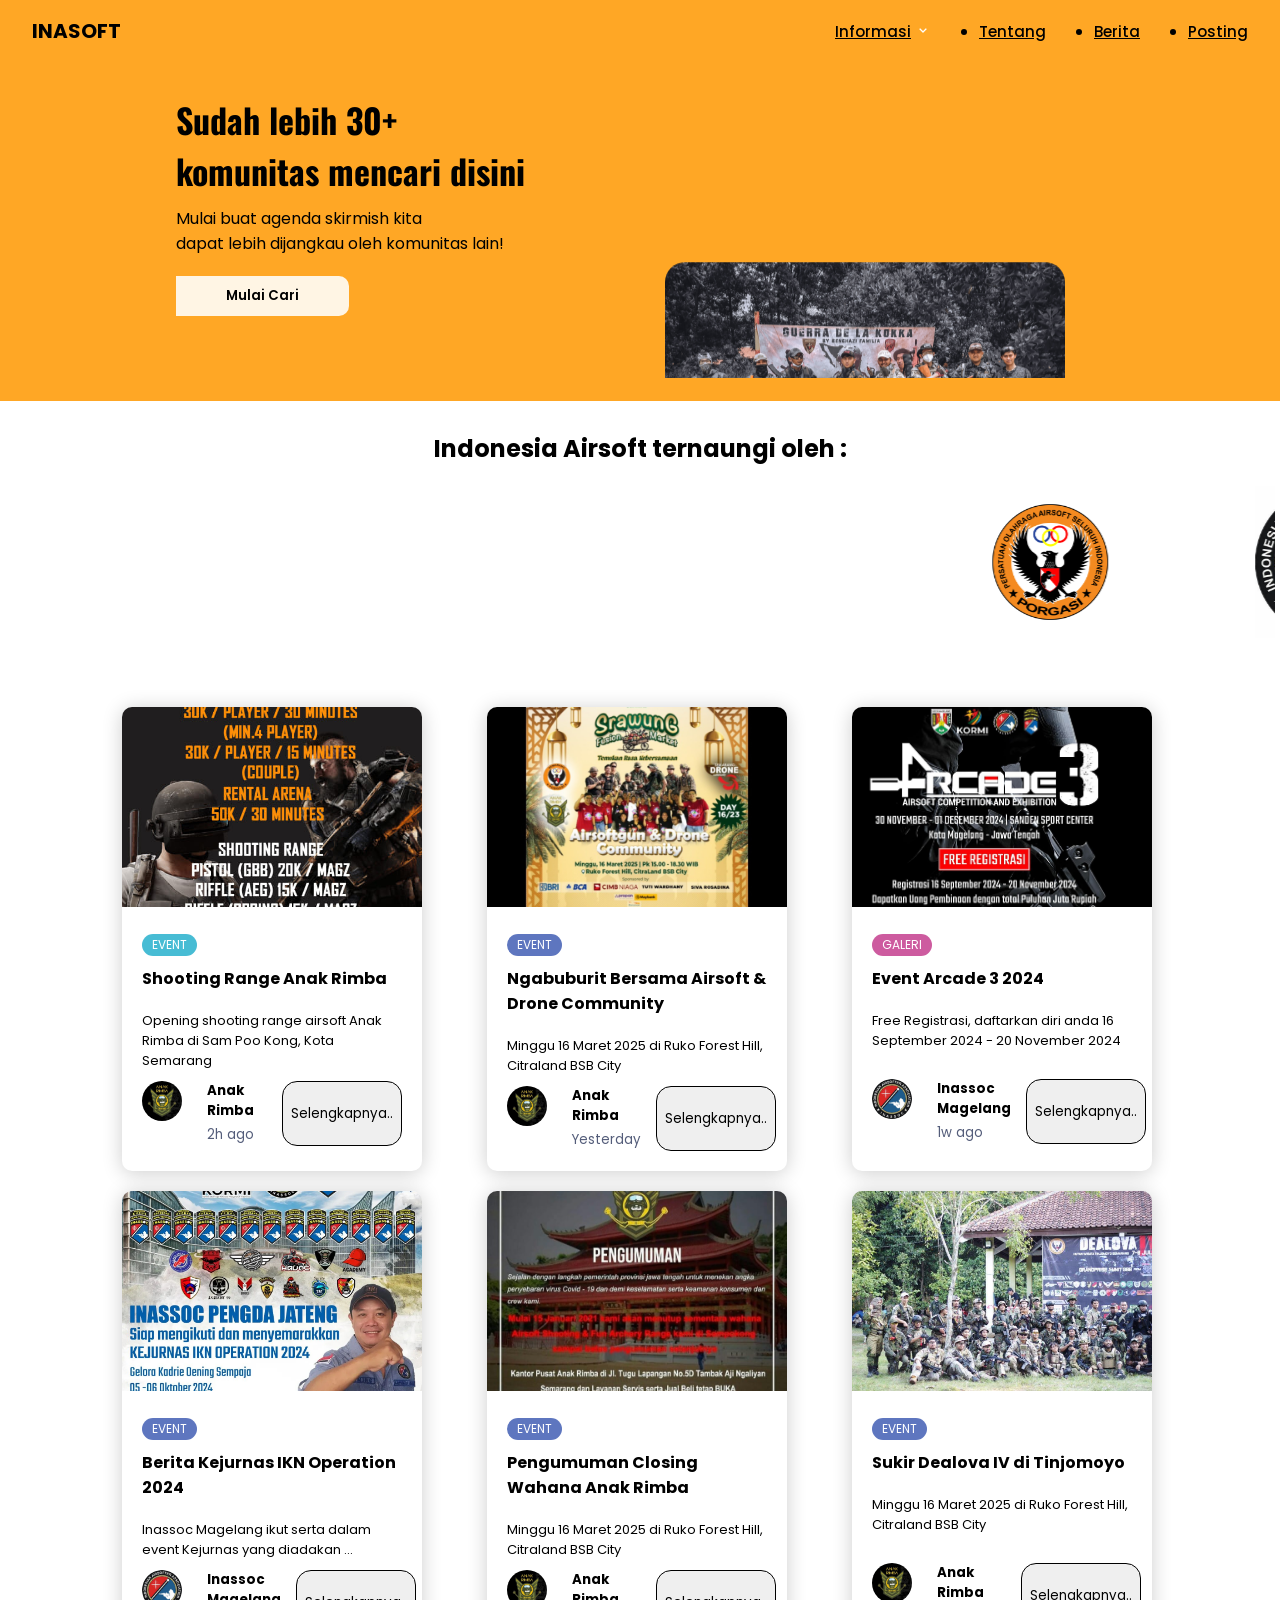
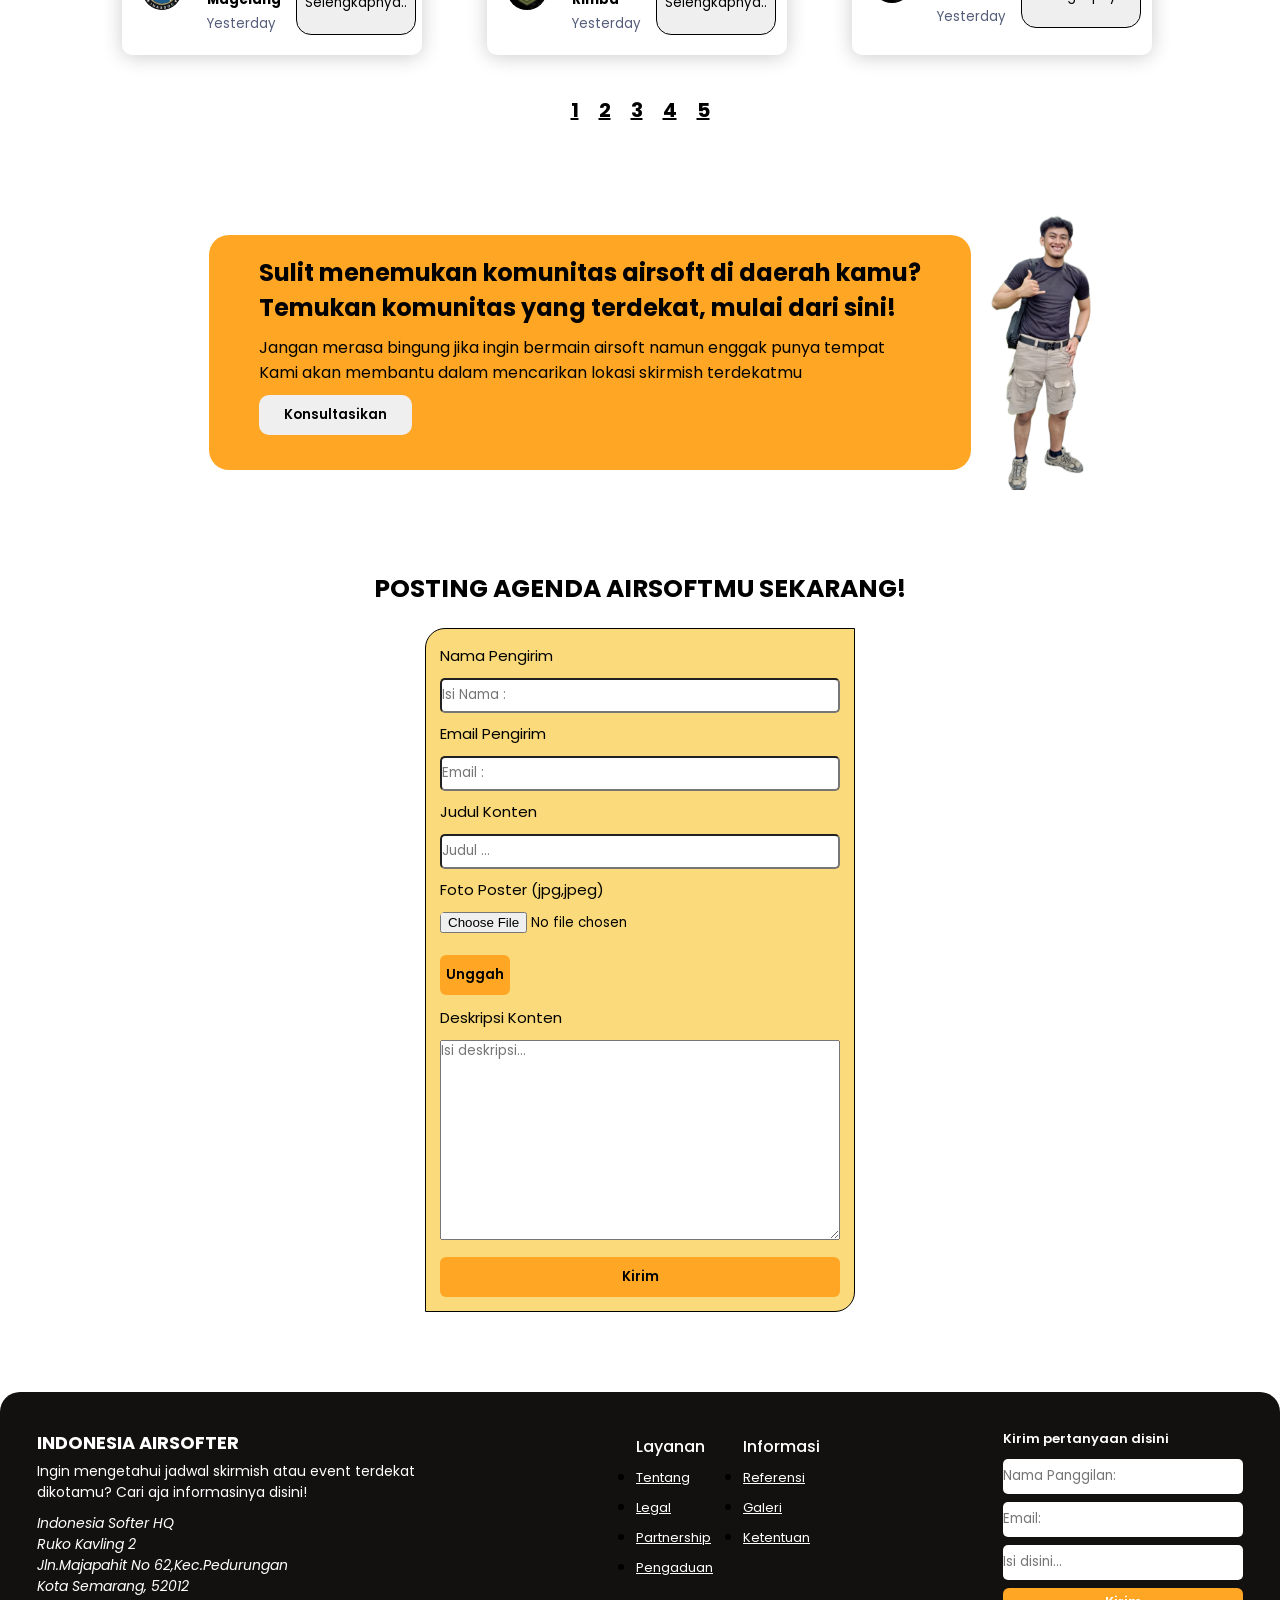
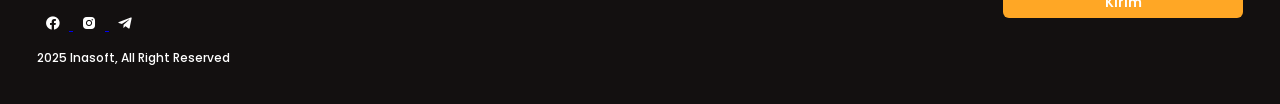
<file: index.html>
<!DOCTYPE html>
<html lang="en">
  <head>
    <meta charset="UTF-8" />
    <meta name="viewport" content="width=device-width, initial-scale=1.0" />
    <link rel="stylesheet" href="page.css" />
    <link
      href="https://unpkg.com/boxicons@2.1.4/css/boxicons.min.css"
      rel="stylesheet"
    />
    <link rel="icon" href="/assets/logo2.jpg" type="image/x-icon" />
    <title>Inasoft</title>
  </head>
  <body>
    <section class="navbar">
      <div class="nav-head">
        <h1>INASOFT</h1>
        <ul>
            <li class="dropdown">
                <a href="#" class="dropbtn">Informasi</a>
                <i class='bx bx-chevron-down'></i>
                    <div class="dropdown-content">
                    <a href="#">Pengenalan Airsoft</a>
                    <a href="#">Rule of Engagement</a>
                    <a href="#">Komunitas</a>
                </div>
            </li>
          <li><a href="#">Tentang</a></li>
          <li><a href="#">Berita</a></li>
          <li><a href="#">Posting</a></li>
        </ul>
      </div>
    </section>
    <section class="header-page">
      <div class="head-inf">
        <h2>
          Sudah lebih 30+ <br />
          komunitas mencari disini
        </h2>
        <p>
          Mulai buat agenda skirmish kita <br />
          dapat lebih dijangkau oleh komunitas lain!
        </p>
        <button type="submit" onclick="">Mulai Cari</button>
      </div>
      <div class="head-hero">
        <marquee
          behavior="scroll"
          direction="up"
          scrollamount="7"
          height="300px"
          width="150%"
        >
          <div class="card-hero">
            <img src="assets/sukir.jpg" alt="sukir1" />
            <h2>Event Guerilla De La Koka, Maret 2022</h2>
          </div>
          <div class="card-hero">
            <img src="assets/sukir2.jpg" alt="sukir2" />
            <h2>Event Skirmish Mingguan Anak Rimba, April 2024</h2>
          </div>
        </marquee>
      </div>
    </section>
    <section class="article-page">
      <div class="nav-logo">
        <span>Indonesia Airsoft ternaungi oleh :</span>
        <marquee behavior="scroll" direction="left" scrollamount="18">
          <img
            src="assets/cropped-PORGASI.png"
            alt="porgasi"
            title="Liga Airsoft Pelajar"
          />
          <img
            src="assets/inassoc.jpg"
            alt="inassoc"
            title="Liga Airsoft Pelajar"
          />
          <img
            src="assets/kormi.png"
            alt="kormi"
            title="Liga Airsoft Pelajar"
          />
          <img src="assets/abu.png" alt="abu" title="Liga Airsoft Pelajar" />
          <img src="assets/fai.png" alt="fai" title="Liga Airsoft Pelajar" />
          <img src="assets/lap.jpg" alt="lap" title="Liga Airsoft Pelajar" />
        </marquee>
      </div>
      <article>
        <div class="container">
            <div class="card">
              <div class="card-header">
                <img src="assets/event1.jpg" alt="sukir" />
              </div>
              <div class="card-body">
                <span class="tag tag-teal">Event</span>
                <h4>
                  Shooting Range Anak Rimba
                </h4>
                <p>
                    Opening shooting range airsoft Anak Rimba di Sam Poo Kong, Kota Semarang
                </p>
                <div class="user">
                  <img src="assets/icon1.jpg" alt="event2" />
                  <div class="user-info">
                    <h5>Anak Rimba</h5>
                    <small>2h ago</small>
                </div>
                <button type="submit">Selengkapnya..</button>
                </div>
              </div>
            </div>
            <div class="card">
              <div class="card-header">
                <img src="assets/event3.jpg" alt="event3" />
              </div>
              <div class="card-body">
                <span class="tag tag-purple">Event</span>
                <h4>
                  Ngabuburit Bersama Airsoft & Drone Community
                </h4>
                <p>
                  Minggu 16 Maret 2025 di Ruko Forest Hill, Citraland BSB City
                </p>
                <div class="user">
                  <img src="/assets/icon1.jpg" alt="user" />
                  <div class="user-info">
                    <h5>Anak Rimba</h5>
                    <small>Yesterday</small>
                  </div>
                  <button type="submit">Selengkapnya..</button>
                </div>
              </div>
            </div>
            <div class="card">
              <div class="card-header">
                <img src="assets/event2.jpg" alt="city" />
              </div>
              <div class="card-body">
                <span class="tag tag-pink">Galeri</span>
                <h4>
                  Event Arcade 3 2024
                </h4>
                <p>
                  Free Registrasi, daftarkan diri anda 16 September 2024 - 20 November 2024
                </p>
                <div class="user">
                  <img src="assets/inassoc.jpg" alt="user" />
                  <div class="user-info">
                    <h5>Inassoc Magelang</h5>
                    <small>1w ago</small>
                  </div>
                  <button type="submit">Selengkapnya..</button>
                </div>
              </div>
            </div>
            <div class="card">
                <div class="card-header">
                  <img src="assets/event4.jpg" alt="event3" />
                </div>
                <div class="card-body">
                  <span class="tag tag-purple">Event</span>
                  <h4>
                    Berita Kejurnas IKN Operation 2024
                  </h4>
                  <p>
                    Inassoc Magelang ikut serta dalam event Kejurnas yang diadakan ...
                  </p>
                  <div class="user">
                    <img src="assets/inassoc.jpg" alt="user" />
                    <div class="user-info">
                      <h5>Inassoc Magelang</h5>
                      <small>Yesterday</small>
                    </div>
                    <button type="submit">Selengkapnya..</button>
                  </div>
                </div>
              </div>
              <div class="card">
                <div class="card-header">
                  <img src="assets/event5.jpg" alt="event3" />
                </div>
                <div class="card-body">
                  <span class="tag tag-purple">Event</span>
                  <h4>
                    Pengumuman Closing Wahana Anak Rimba
                  </h4>
                  <p>
                    Minggu 16 Maret 2025 di Ruko Forest Hill, Citraland BSB City
                  </p>
                  <div class="user">
                    <img src="assets/icon1.jpg" alt="user" />
                    <div class="user-info">
                      <h5>Anak Rimba</h5>
                      <small>Yesterday</small>
                    </div>
                    <button type="submit">Selengkapnya..</button>
                  </div>
                </div>
              </div>
              <div class="card">
                <div class="card-header">
                  <img src="assets/galeri1.jpg" alt="event3" />
                </div>
                <div class="card-body">
                  <span class="tag tag-purple">Event</span>
                  <h4>
                    Sukir Dealova IV di Tinjomoyo
                  </h4>
                  <p>
                    Minggu 16 Maret 2025 di Ruko Forest Hill, Citraland BSB City
                  </p>
                  <div class="user">
                    <img src="assets/icon1.jpg" alt="user" />
                    <div class="user-info">
                      <h5>Anak Rimba</h5>
                      <small>Yesterday</small>
                    </div>
                    <button type="submit">Selengkapnya..</button>
                  </div>
                </div>
              </div>
        </article>
        <div class="page-bar">
            <a href="/pagefile.html" class="page-button">1</a>
            <a href="#" class="page-button">2</a>
            <a href="#" class="page-button">3</a>
            <a href="#" class="page-button">4</a>
            <a href="#" class="page-button">5</a>
          </div>
    </section>
    <section class="promo">
        <div class="promo-head">
            <h2>Sulit menemukan komunitas airsoft di daerah kamu?<br/>
            Temukan komunitas yang terdekat, mulai dari sini!</h2>
            <p>Jangan merasa bingung jika ingin bermain airsoft namun enggak punya tempat <br/> 
            Kami akan membantu dalam mencarikan lokasi skirmish terdekatmu</p>
            <button type="button">Konsultasikan</button>
        </div>
        <div class="promo-hero">
            <img src="assets/orang1.png" alt="orang" title="orang">
        </div>
    </section>
    <section class="form-head">
        <span>Posting Agenda Airsoftmu Sekarang!</span>
        <form action="/action.php" method="GET">
            <label for="fname">Nama Pengirim</label></br>
          <input
            type="text"
            name="fname"
            id="fname"
            placeholder="Isi Nama :"
          /><br />
          <label for="email">Email Pengirim</label></br>
          <input
            type="text"
            name="email"
            id="email"
            placeholder="Email :"
          /><br />
          <label for="judul">Judul Konten</label></br>
          <input
            type="text"
            name="judul"
            id="judul"
            placeholder="Judul ..."
          /><br/>
          <label for="myFile">Foto Poster (jpg,jpeg)</label><br/>
          <input type="file" id="myFile" name="filename" placeholder="submit" accept="jpg,jpeg"><br/>
          <button class="btn-unggah" type="submit">Unggah</button><br/>
          <label for="desc">Deskripsi Konten</label><br/>
          <textarea name="deskripsi" id="desc" placeholder="Isi deskripsi..."></textarea><br />
          <button type="submit" onclick="">Kirim</button>
        </form>
    </section>
    <footer>
      <div class="footer-left">
        <h2>INDONESIA AIRSOFTER</h2>
        <span
          >Ingin mengetahui jadwal skirmish atau event terdekat<br />
          dikotamu? Cari aja informasinya disini!
        </span>
        <address>
          Indonesia Softer HQ<br />
          Ruko Kavling 2<br />
          Jln.Majapahit No 62,Kec.Pedurungan<br />
          Kota Semarang, 52012
        </address>
        <div class="footer-log">
          <a href="#">
            <i class="bx bxl-facebook-circle"></i>
          </a>
          <a href="https://www.instagram.com/airsofterindonesia">
            <i class="bx bxl-instagram-alt"></i>
          </a>
          <a href="#">
            <i class="bx bxl-telegram"></i>
          </a>
        </div>
        <small>2025 Inasoft, All Right Reserved</small>
      </div>
      <div class="footer-mid">
        <ul>
          <span>Layanan</span>
          <li><a href="#">Tentang</a></li>
          <li><a href="#">Legal</a></li>
          <li><a href="#">Partnership</a></li>
          <li><a href="#">Pengaduan</a></li>
        </ul>
        <ul>
          <span>Informasi</span>
          <li><a href="#">Referensi</a></li>
          <li><a href="#">Galeri</a></li>
          <li><a href="#">Ketentuan</a></li>
        </ul>
      </div>
      <div class="footer-form">
        <span>Kirim pertanyaan disini</span>
        <form action="#" method="get">
          <input
            type="text"
            name="fname"
            id="fname"
            placeholder="Nama Panggilan:"
          /><br />
          <input
            type="text"
            name="email"
            id="email"
            placeholder="Email:"
          /><br />
          <input
            type="text"
            name="faq"
            id="faq"
            placeholder="Isi disini..."
          /><br />
          <button type="submit" onclick="">Kirim</button>
        </form>
      </div>
    </footer>
  </body>
</html>
</file>
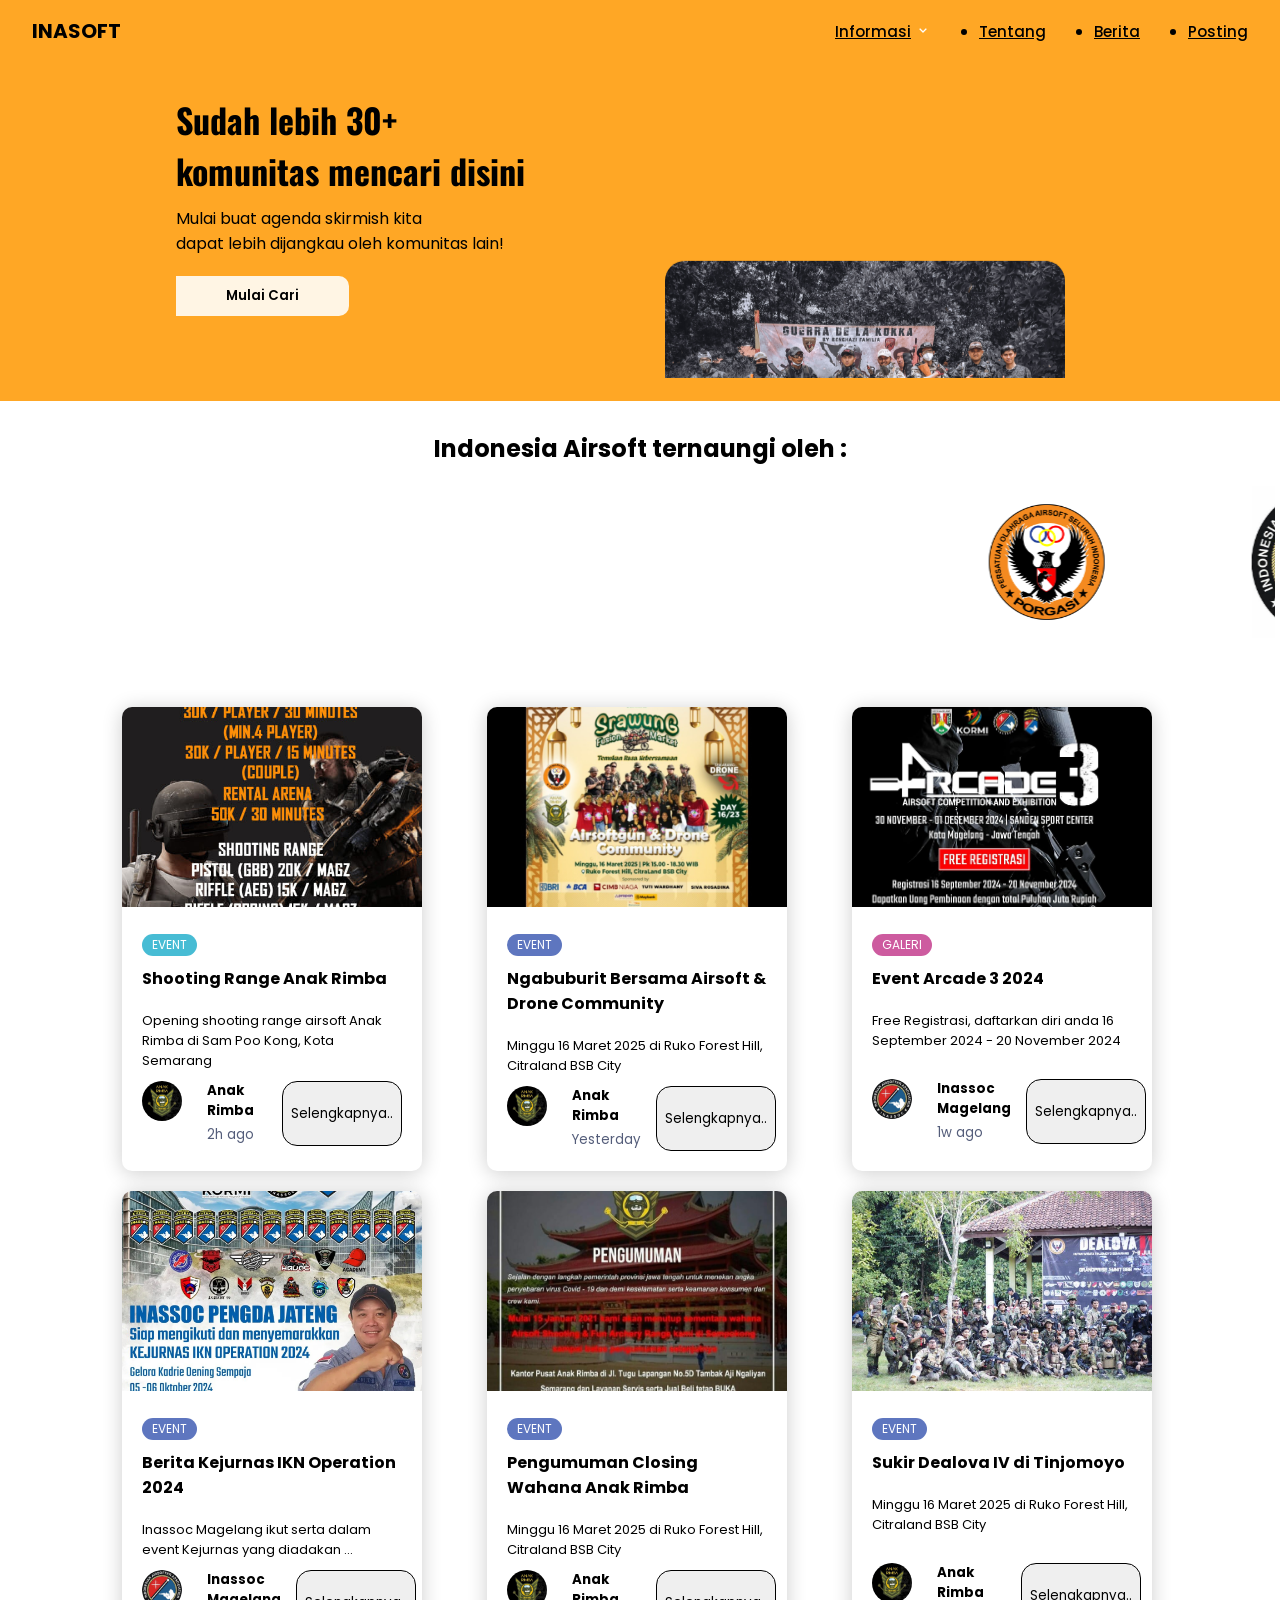
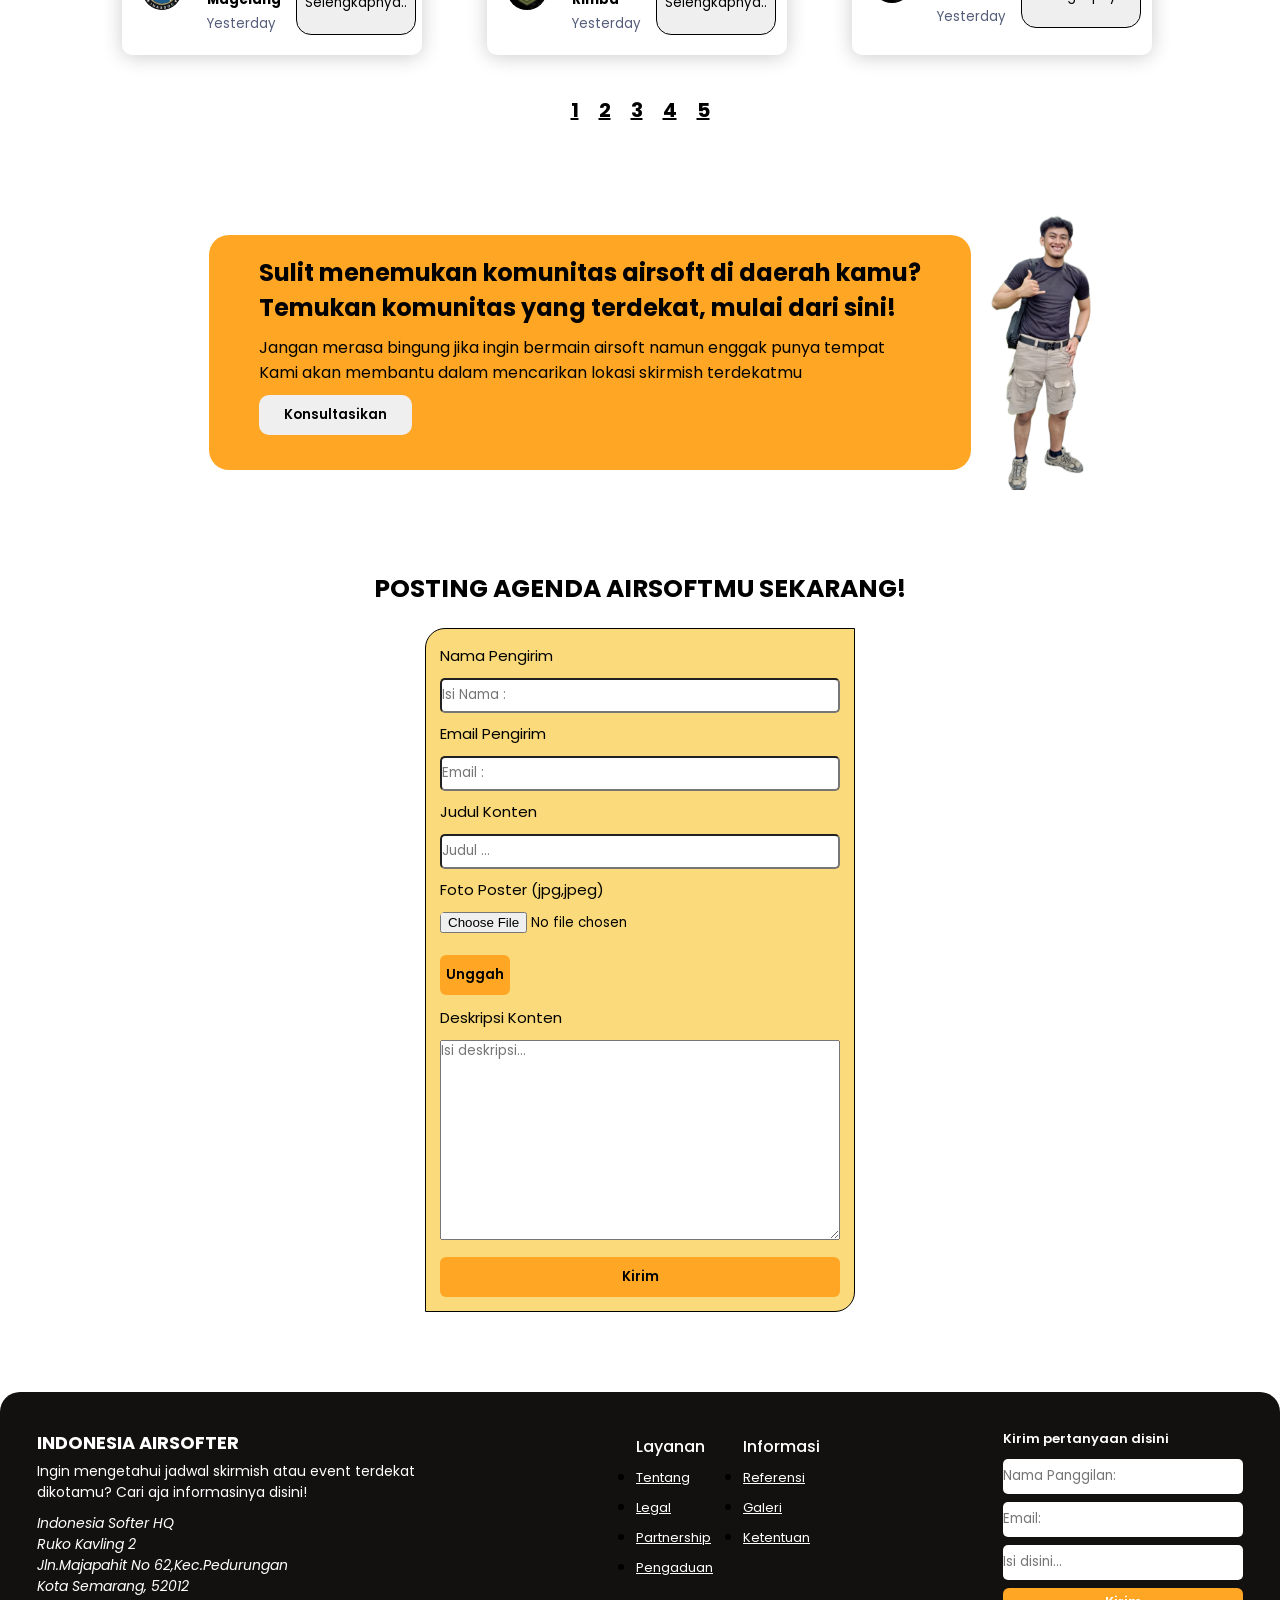
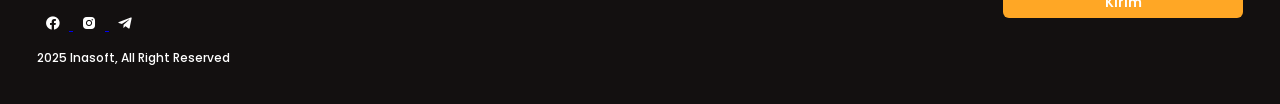
<file: pagefile.html>
<!DOCTYPE html>
<html lang="en">
  <head>
    <meta charset="UTF-8" />
    <meta name="viewport" content="width=device-width, initial-scale=1.0" />
    <link rel="stylesheet" href="page.css" />
    <link
      href="https://unpkg.com/boxicons@2.1.4/css/boxicons.min.css"
      rel="stylesheet"
    />
    <link rel="icon" href="/assets/logo2.jpg" type="image/x-icon" />
    <title>Inasoft</title>
  </head>
  <body>
    <section class="navbar">
      <div class="nav-head">
        <h1>INASOFT</h1>
        <ul>
            <li class="dropdown">
                <a href="#" class="dropbtn">Informasi</a>
                <i class='bx bx-chevron-down'></i>
                    <div class="dropdown-content">
                    <a href="#">Pengenalan Airsoft</a>
                    <a href="#">Rule of Engagement</a>
                    <a href="#">Komunitas</a>
                </div>
            </li>
          <li><a href="#">Tentang</a></li>
          <li><a href="#">Berita</a></li>
          <li><a href="#">Posting</a></li>
        </ul>
      </div>
    </section>
    <section class="header-page">
      <div class="head-inf">
        <h2>
          Sudah lebih 30+ <br />
          komunitas mencari disini
        </h2>
        <p>
          Mulai buat agenda skirmish kita <br />
          dapat lebih dijangkau oleh komunitas lain!
        </p>
        <button type="submit" onclick="">Mulai Cari</button>
      </div>
      <div class="head-hero">
        <marquee
          behavior="scroll"
          direction="up"
          scrollamount="7"
          height="300px"
          width="150%"
        >
          <div class="card-hero">
            <img src="assets/sukir.jpg" alt="sukir1" />
            <h2>Event Guerilla De La Koka, Maret 2022</h2>
          </div>
          <div class="card-hero">
            <img src="assets/sukir2.jpg" alt="sukir2" />
            <h2>Event Skirmish Mingguan Anak Rimba, April 2024</h2>
          </div>
        </marquee>
      </div>
    </section>
    <section class="article-page">
      <div class="nav-logo">
        <span>Indonesia Airsoft ternaungi oleh :</span>
        <marquee behavior="scroll" direction="left" scrollamount="18">
          <img
            src="assets/cropped-PORGASI.png"
            alt="porgasi"
            title="Liga Airsoft Pelajar"
          />
          <img
            src="assets/inassoc.jpg"
            alt="inassoc"
            title="Liga Airsoft Pelajar"
          />
          <img
            src="assets/kormi.png"
            alt="kormi"
            title="Liga Airsoft Pelajar"
          />
          <img src="assets/abu.png" alt="abu" title="Liga Airsoft Pelajar" />
          <img src="assets/fai.png" alt="fai" title="Liga Airsoft Pelajar" />
          <img src="assets/lap.jpg" alt="lap" title="Liga Airsoft Pelajar" />
        </marquee>
      </div>
      <article>
        <div class="container">
            <div class="card">
              <div class="card-header">
                <img src="assets/event1.jpg" alt="sukir" />
              </div>
              <div class="card-body">
                <span class="tag tag-teal">Event</span>
                <h4>
                  Shooting Range Anak Rimba
                </h4>
                <p>
                    Opening shooting range airsoft Anak Rimba di Sam Poo Kong, Kota Semarang
                </p>
                <div class="user">
                  <img src="assets/icon1.jpg" alt="event2" />
                  <div class="user-info">
                    <h5>Anak Rimba</h5>
                    <small>2h ago</small>
                </div>
                <button type="submit">Selengkapnya..</button>
                </div>
              </div>
            </div>
            <div class="card">
              <div class="card-header">
                <img src="assets/event3.jpg" alt="event3" />
              </div>
              <div class="card-body">
                <span class="tag tag-purple">Event</span>
                <h4>
                  Ngabuburit Bersama Airsoft & Drone Community
                </h4>
                <p>
                  Minggu 16 Maret 2025 di Ruko Forest Hill, Citraland BSB City
                </p>
                <div class="user">
                  <img src="/assets/icon1.jpg" alt="user" />
                  <div class="user-info">
                    <h5>Anak Rimba</h5>
                    <small>Yesterday</small>
                  </div>
                  <button type="submit">Selengkapnya..</button>
                </div>
              </div>
            </div>
            <div class="card">
              <div class="card-header">
                <img src="assets/event2.jpg" alt="city" />
              </div>
              <div class="card-body">
                <span class="tag tag-pink">Galeri</span>
                <h4>
                  Event Arcade 3 2024
                </h4>
                <p>
                  Free Registrasi, daftarkan diri anda 16 September 2024 - 20 November 2024
                </p>
                <div class="user">
                  <img src="assets/inassoc.jpg" alt="user" />
                  <div class="user-info">
                    <h5>Inassoc Magelang</h5>
                    <small>1w ago</small>
                  </div>
                  <button type="submit">Selengkapnya..</button>
                </div>
              </div>
            </div>
            <div class="card">
                <div class="card-header">
                  <img src="assets/event4.jpg" alt="event3" />
                </div>
                <div class="card-body">
                  <span class="tag tag-purple">Event</span>
                  <h4>
                    Berita Kejurnas IKN Operation 2024
                  </h4>
                  <p>
                    Inassoc Magelang ikut serta dalam event Kejurnas yang diadakan ...
                  </p>
                  <div class="user">
                    <img src="assets/inassoc.jpg" alt="user" />
                    <div class="user-info">
                      <h5>Inassoc Magelang</h5>
                      <small>Yesterday</small>
                    </div>
                    <button type="submit">Selengkapnya..</button>
                  </div>
                </div>
              </div>
              <div class="card">
                <div class="card-header">
                  <img src="assets/event5.jpg" alt="event3" />
                </div>
                <div class="card-body">
                  <span class="tag tag-purple">Event</span>
                  <h4>
                    Pengumuman Closing Wahana Anak Rimba
                  </h4>
                  <p>
                    Minggu 16 Maret 2025 di Ruko Forest Hill, Citraland BSB City
                  </p>
                  <div class="user">
                    <img src="assets/icon1.jpg" alt="user" />
                    <div class="user-info">
                      <h5>Anak Rimba</h5>
                      <small>Yesterday</small>
                    </div>
                    <button type="submit">Selengkapnya..</button>
                  </div>
                </div>
              </div>
              <div class="card">
                <div class="card-header">
                  <img src="assets/galeri1.jpg" alt="event3" />
                </div>
                <div class="card-body">
                  <span class="tag tag-purple">Event</span>
                  <h4>
                    Sukir Dealova IV di Tinjomoyo
                  </h4>
                  <p>
                    Minggu 16 Maret 2025 di Ruko Forest Hill, Citraland BSB City
                  </p>
                  <div class="user">
                    <img src="assets/icon1.jpg" alt="user" />
                    <div class="user-info">
                      <h5>Anak Rimba</h5>
                      <small>Yesterday</small>
                    </div>
                    <button type="submit">Selengkapnya..</button>
                  </div>
                </div>
              </div>
        </article>
        <div class="page-bar">
            <a href="/pagefile.html" class="page-button">1</a>
            <a href="#" class="page-button">2</a>
            <a href="#" class="page-button">3</a>
            <a href="#" class="page-button">4</a>
            <a href="#" class="page-button">5</a>
          </div>
    </section>
    <section class="promo">
        <div class="promo-head">
            <h2>Sulit menemukan komunitas airsoft di daerah kamu?<br/>
            Temukan komunitas yang terdekat, mulai dari sini!</h2>
            <p>Jangan merasa bingung jika ingin bermain airsoft namun enggak punya tempat <br/> 
            Kami akan membantu dalam mencarikan lokasi skirmish terdekatmu</p>
            <button type="button">Konsultasikan</button>
        </div>
        <div class="promo-hero">
            <img src="assets/orang1.png" alt="orang" title="orang">
        </div>
    </section>
    <section class="form-head">
        <span>Posting Agenda Airsoftmu Sekarang!</span>
        <form action="/action.php" method="GET">
            <label for="fname">Nama Pengirim</label></br>
          <input
            type="text"
            name="fname"
            id="fname"
            placeholder="Isi Nama :"
          /><br />
          <label for="email">Email Pengirim</label></br>
          <input
            type="text"
            name="email"
            id="email"
            placeholder="Email :"
          /><br />
          <label for="judul">Judul Konten</label></br>
          <input
            type="text"
            name="judul"
            id="judul"
            placeholder="Judul ..."
          /><br/>
          <label for="myFile">Foto Poster (jpg,jpeg)</label><br/>
          <input type="file" id="myFile" name="filename" placeholder="submit" accept="jpg,jpeg"><br/>
          <button class="btn-unggah" type="submit">Unggah</button><br/>
          <label for="desc">Deskripsi Konten</label><br/>
          <textarea name="deskripsi" id="desc" placeholder="Isi deskripsi..."></textarea><br />
          <button type="submit" onclick="">Kirim</button>
        </form>
    </section>
    <footer>
      <div class="footer-left">
        <h2>INDONESIA AIRSOFTER</h2>
        <span
          >Ingin mengetahui jadwal skirmish atau event terdekat<br />
          dikotamu? Cari aja informasinya disini!
        </span>
        <address>
          Indonesia Softer HQ<br />
          Ruko Kavling 2<br />
          Jln.Majapahit No 62,Kec.Pedurungan<br />
          Kota Semarang, 52012
        </address>
        <div class="footer-log">
          <a href="#">
            <i class="bx bxl-facebook-circle"></i>
          </a>
          <a href="https://www.instagram.com/airsofterindonesia">
            <i class="bx bxl-instagram-alt"></i>
          </a>
          <a href="#">
            <i class="bx bxl-telegram"></i>
          </a>
        </div>
        <small>2025 Inasoft, All Right Reserved</small>
      </div>
      <div class="footer-mid">
        <ul>
          <span>Layanan</span>
          <li><a href="#">Tentang</a></li>
          <li><a href="#">Legal</a></li>
          <li><a href="#">Partnership</a></li>
          <li><a href="#">Pengaduan</a></li>
        </ul>
        <ul>
          <span>Informasi</span>
          <li><a href="#">Referensi</a></li>
          <li><a href="#">Galeri</a></li>
          <li><a href="#">Ketentuan</a></li>
        </ul>
      </div>
      <div class="footer-form">
        <span>Kirim pertanyaan disini</span>
        <form action="#" method="get">
          <input
            type="text"
            name="fname"
            id="fname"
            placeholder="Nama Panggilan:"
          /><br />
          <input
            type="text"
            name="email"
            id="email"
            placeholder="Email:"
          /><br />
          <input
            type="text"
            name="faq"
            id="faq"
            placeholder="Isi disini..."
          /><br />
          <button type="submit" onclick="">Kirim</button>
        </form>
      </div>
    </footer>
    <script src="script.js"></script>
  </body>
</html>
</file>
<file: page.css>
@import url('https://fonts.googleapis.com/css2?family=Oswald:wght@200..700&family=Poppins:ital,wght@0,100;0,200;0,300;0,400;0,500;0,600;0,700;0,800;0,900;1,100;1,200;1,300;1,400;1,500;1,600;1,700;1,800;1,900&display=swap');


* {
    margin: 0;
    padding: 0;
    box-sizing: border-box;
    font-family: var(--poppins);
}

:root {
    --poppins: 'Poppins', sans-serrif;
    --oswald: 'Oswald', sans-serrif;
}

section .navbar {
    display: flex;
    flex-direction: column;
}

section .nav-head {
    display: flex;
    justify-content: space-between;
    align-items: center;
    background-color: #FFA725;
    padding: 1rem 2rem 1rem 2rem;
}

section .nav-logo {
    text-align: center;
    padding: 5px;
}

section .nav-head .dropdown {
    display: inline-block;
    color: #fff;
    text-align: center;
    text-decoration: none;
}

li.dropdown {
    display: inline-block;
}

.dropdown-content {
    display: none;
    position: absolute;
    background-color: #f9f9f9;
    min-width: 100px;
    box-shadow: 0px 8px 16px 0px rgba(0, 0, 0, 0.2);
    z-index: 2;
    border-radius: 15px;
    margin: 10px 10px 0 0;
}

.dropdown-content a {
    color: #000;
    padding: 12px 14px;
    text-decoration: none;
    display: block;
    text-align: left;
}

.dropdown-content a:hover {
    background-color: #f1f1f1;
}

.dropdown:hover .dropdown-content {
    display: block;
}

section h1 {
    font-weight: 700;
    font-size: 20px;
    font-family: var(--poppins);
}

section .nav-head ul {
    display: flex;
    flex-direction: row;
    gap: 3rem;
}

section .nav-head li a {
    font-weight: 500;
    font-size: 15px;
    color: #000;
    list-style-type: none;
    cursor: pointer;
}

section .nav-head li a:hover {
    color: #FFFFFF;
}

section.header-page {
    display: flex;
    flex-direction: row;
    padding: 1rem;
    margin-bottom: 25px;
    background-color: #FFA725;
}

section.header-page .card-hero {
    display: flex;
    flex-direction: column;
    align-items: center;
    padding: 1rem;
}

section.header-page .card-hero img {
    margin-bottom: 10px;
    border-radius: 20px;
    width: 400px;
}

section.header-page .card-hero h2 {
    font-weight: 700;
    font-size: 15px;
    font-family: var(--poppins);
}

section .head-inf {
    margin-left: 9rem;
    align-items: center;
    padding: 1rem;
}

section .head-inf h2 {
    font-size: 34px;
    font-weight: 800;
    margin-bottom: 10px;
    font-family: var(--oswald);
}

section .head-inf p {
    font-size: 16px;
    margin-bottom: 20px;
    font-family: var(--poppins);
}

section .head-inf button {
    padding: 10px 50px 10px 50px;
    border-radius: 0px 10px 10px 0;
    border: none;
    background-color: #FFF5E4;
    font-weight: 600;
    cursor: pointer;
}

section .head-inf button:hover {
    background-color: #131010;
    color: #FFFFFF;
}

article {
    margin: 20px 0 20px 0;
}

.article-page .nav-logo marquee img {
    margin-right: 3rem;
    margin-top: 20px;
    margin-bottom: 20px;
    width: 18%;
    object-fit: contain;
    aspect-ratio: 3/2;
    border: none
}

.article-page .nav-logo span {
    font-weight: 700;
    font-size: 24px;
    margin-bottom: 20px;
}

.container {
    display: flex;
    margin: 0 7rem 0 7rem;
    width: 1050px;
    justify-content: space-between;
    flex-wrap: wrap;
}

.card {
    margin: 10px;
    background-color: #fff;
    border-radius: 10px;
    box-shadow: 0 2px 20px rgba(0, 0, 0, 0.2);
    overflow: hidden;
    width: 300px;
    transition: 0.3s ease-out;
}

.card:hover {
    border-color: #000;
    box-shadow: 0 4px 18px 0 orange;
}

.card-header img {
    width: 100%;
    height: 200px;
    object-fit: cover;
}

.card-body {
    display: flex;
    flex-direction: column;
    justify-content: center;
    align-items: flex-start;
    padding: 20px;
    min-height: 250px;
    cursor: pointer;
}

.tag {
    background: #cccccc;
    border-radius: 50px;
    font-size: 12px;
    margin: 0;
    margin-bottom: 10px;
    color: #fff;
    padding: 2px 10px;
    text-transform: uppercase;
    cursor: pointer;
}

.tag-teal {
    background-color: #47bcd4;
}

.tag-purple {
    background-color: #5e76bf;
}

.tag-pink {
    background-color: #cd5b9f;
}

.card-body p {
    font-size: 13px;
    margin-top: 20px;
}

.user {
    display: flex;
    justify-content: space-between;
    gap: 15px;
    margin-top: auto;
}

.user img {
    border-radius: 50%;
    width: 40px;
    height: 40px;
    margin-right: 10px;
}

.user-info h5 {
    margin: 0;
}

.user-info small {
    color: #545d7a;
}

.user button {
    padding: 4px 8px 4px 8px;
    border-radius: 15px;
    border: 1px solid;
    cursor: pointer;
}

.user button:hover {
    background-color: #5CB338;
    color: #FFFFFF;
    font-weight: 700;
}

section .page-bar {
    display: flex;
    flex-direction: row;
    justify-content: center;
    padding: 10px;
    gap: 20px;
    font-size: 20px;
    font-weight: 700;
}

section .page-bar a {
    color: #000;
}

section .page-bar a:hover {
    color: #FFA725;
}

.promo {
    display: flex;
    flex-direction: row;
    justify-content: center;
    margin: 5rem 0 5rem 0;
}

.promo .promo-head {
    align-items: center;
    background-color: #FFA725;
    margin: 20px;
    padding: 20px 50px 0 50px;
    border-radius: 20px;
}

.promo .promo-head h2,
p {
    margin-bottom: 10px;
    font-family: var(--poppins);
}

.promo .promo-head button {
    padding: 10px 25px 10px 25px;
    border-radius: 10px;
    border: none;
    font-weight: 600;
    cursor: pointer;
}

.promo .promo-head button:hover {
    background-color: #131010;
    color: #fff;
}

.promo .promo-hero img {
    width: 100px;
    overflow: hidden;
    float: left;
}

section.form-head {
    display: flex;
    flex-direction: column;
    align-items: center;
    margin: 5rem;
}

section.form-head form {
    border: 1px solid;
    padding: 14px;
    border-radius: 20px 0 20px 0;
    background-color: #FADA7A;
}

section.form-head span {
    font-weight: 700;
    margin-bottom: 20px;
    font-size: 25px;
    text-transform: uppercase;
}

section.form-head form input {
    border-radius: 5px;
    margin-bottom: 8px;
    margin-top: 10px;
    height: 35px;
    width: 25rem;
    outline: #000;
}

section.form-head form textarea {
    height: 200px;
    width: 25rem;
    margin-top: 10px;
    margin-bottom: 10px;
}

section.form-head form button {
    width: 25rem;
    padding: 10px 0 10px 0px;
    border-radius: 6px;
    background-color: #FFA725;
    color: #000;
    font-weight: 600;
    border: none;
    cursor: pointer;
}

section.form-head form button:hover {
    background-color: #5CB338;
    color: #fff;
}

section.form-head form label {
    font-size: 15px;
}

section.form-head form button.btn-unggah {
    margin-bottom: 10px;
    width: 70px;
}

footer {
    display: flex;
    flex-wrap: wrap;
    background-color: #131010;
    justify-content: space-between;
    padding: 2rem;
    border-radius: 20px 20px 0 0;
}

footer .footer-left {
    display: flex;
    flex-direction: column;
    padding: 5px;
    margin-right: 3rem;
    align-items: start;
    top: 0;
    z-index: 2;
}

footer .footer-left h2 {
    font-family: var(--poppins);
    font-size: large;
    margin-bottom: 5px;
    color: #FFFFFF;
}

footer .footer-left span {
    font-family: var(--poppins);
    font-size: 14px;
    font-weight: 400;
    padding-left: 0px;
    margin-bottom: 10px;
    color: #FFFFFF;
}

footer .footer-left address {
    font-family: var(--poppins);
    font-size: 14px;
    font-weight: 400;
    color: #FFFFFF;
}

footer .footer-left small {
    margin-top: 10px;
    font-weight: 500;
    font-size: 12px;
    color: #FFFFFF;
}

footer .footer-log {
    display: block;
    margin-top: 10px;
}

footer .footer-log .bx {
    padding: 8px;
    size: 120px;
    color: #FFFFFF;
}

footer .footer-mid {
    display: flex;
    flex-direction: row;
}

footer .footer-mid span {
    font-weight: 500;
    color: #FFFFFF;
}

footer .footer-mid ul {
    margin: 10px;
    padding-right: 10px;
}

footer .footer-mid li {
    margin-top: 5px;
}

footer .footer-mid li a {
    color: #FFFFFF;
    cursor: pointer;
    font-size: 13px;
    font-weight: 400;
}

footer .footer-form {
    display: flex;
    flex-direction: column;
    padding: 5px;
}

footer .footer-form span {
    text-align: left;
    margin-bottom: 10px;
    font-weight: 600;
    font-size: 13px;
    color: #FFFFFF;
}


footer .footer-form form input {
    border-radius: 5px;
    margin-bottom: 8px;
    height: 35px;
    width: 15rem;
    border: none;
}

footer .footer-form form button {
    width: 15rem;
    padding: 5px 0 5px 0px;
    border-radius: 6px;
    background-color: #FFA725;
    color: #FFFFFF;
    font-weight: 600;
    border: none;
    cursor: pointer;
}

@media only screen and (max-width: 600px) {
    section .nav-head ul {
        display: none;
    }
}
</file>
